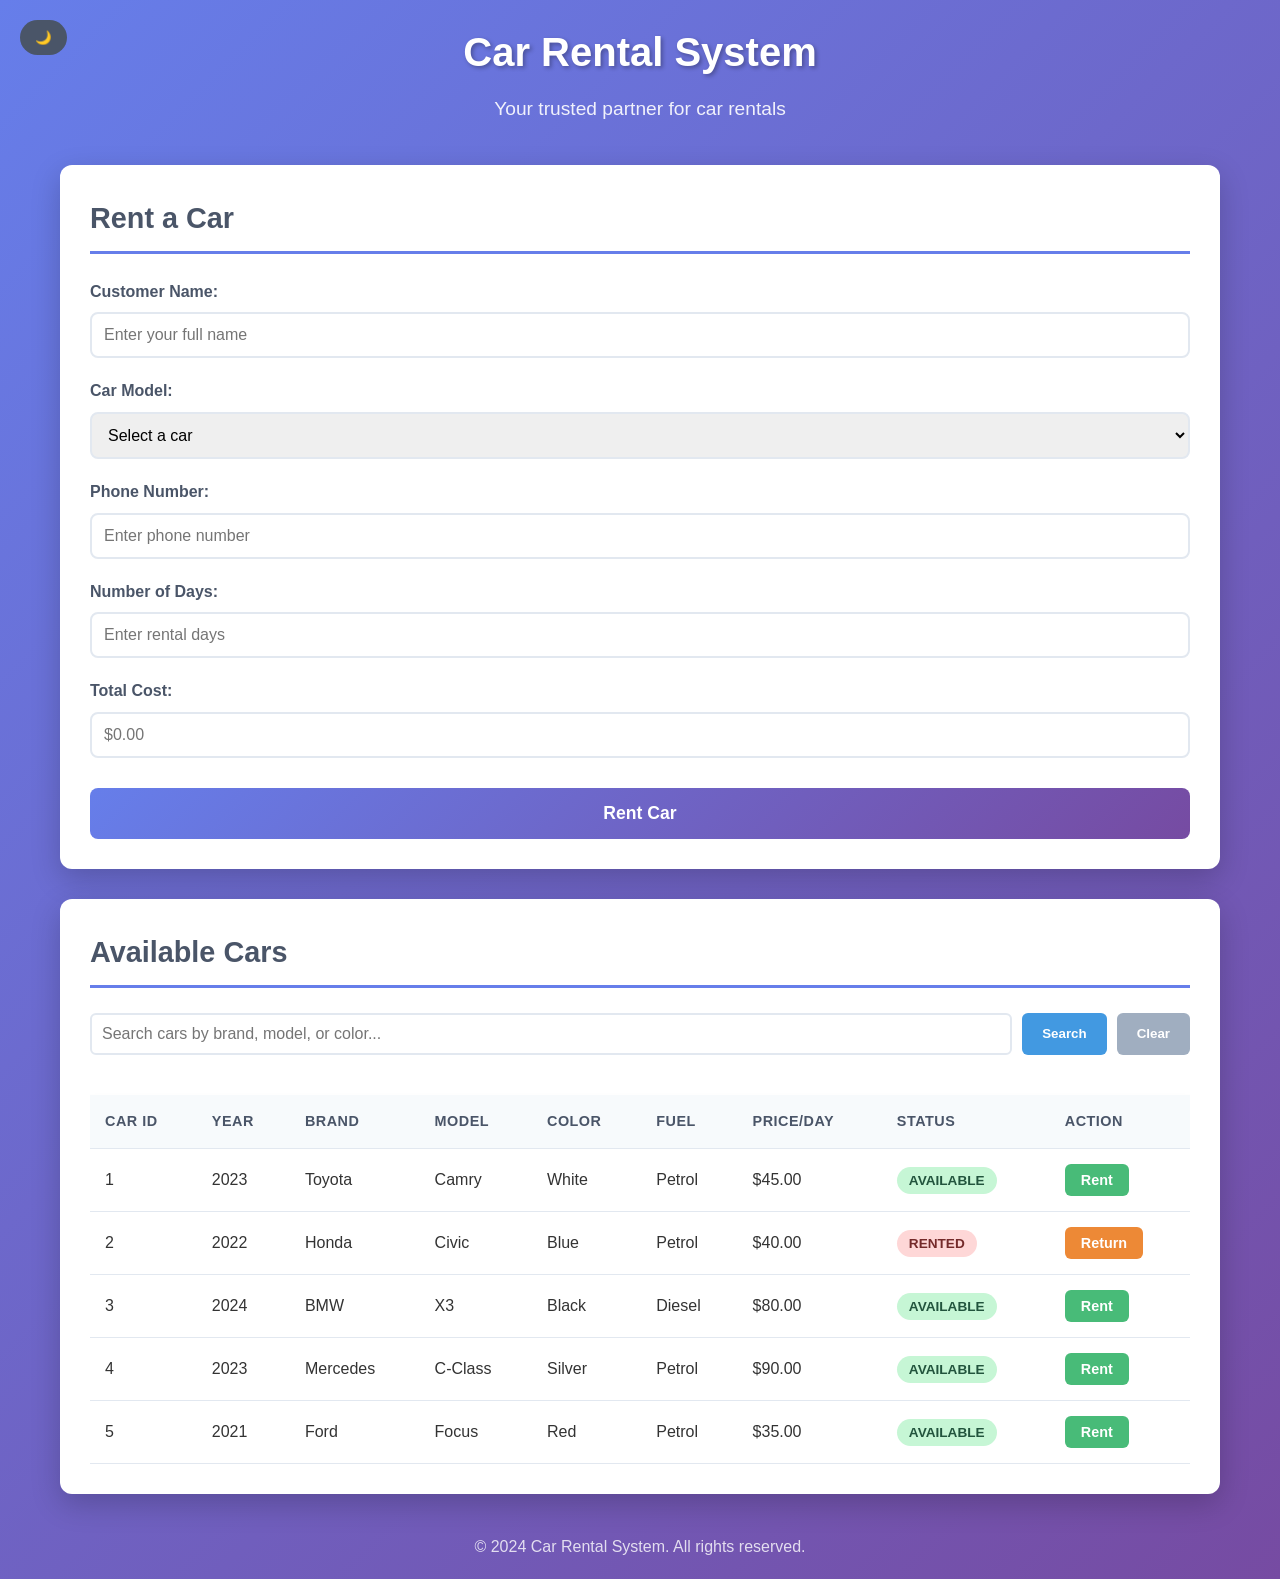
<file: web/index.html>
<!DOCTYPE html>
<html lang="en">
<head>
    <meta charset="UTF-8">
    <meta name="viewport" content="width=device-width, initial-scale=1.0">
    <title>Car Rental System</title>
    <link rel="stylesheet" href="styles.css">
    <script src="script.js" defer></script>
</head>
<body>
    <button class="dark-mode-toggle" onclick="toggleDarkMode()">🌙</button>
    <div class="container">
        <header>
            <h1>Car Rental System</h1>
            <p>Your trusted partner for car rentals</p>
        </header>

        <main>
            <!-- Rental Form Section -->
            <section class="rental-form-section">
                <div class="card">
                    <h2>Rent a Car</h2>
                    <form class="rental-form">
                        <div class="form-group">
                            <label for="customerName">Customer Name:</label>
                            <input type="text" id="customerName" name="customerName" placeholder="Enter your full name" required>
                        </div>
                        
                        <div class="form-group">
                            <label for="carModel">Car Model:</label>
                            <select id="carModel" name="carModel" required>
                                <option value="">Select a car</option>
                                <option value="toyota-camry">Toyota Camry - $45/day</option>
                                <option value="honda-civic">Honda Civic - $40/day</option>
                                <option value="bmw-x3">BMW X3 - $80/day</option>
                                <option value="mercedes-c-class">Mercedes C-Class - $90/day</option>
                                <option value="ford-focus">Ford Focus - $35/day</option>
                            </select>
                        </div>
                        
                        <div class="form-group">
                            <label for="customerPhone">Phone Number:</label>
                            <input type="tel" id="customerPhone" name="customerPhone" placeholder="Enter phone number" required>
                        </div>
                        
                        <div class="form-group">
                            <label for="rentalDays">Number of Days:</label>
                            <input type="number" id="rentalDays" name="rentalDays" min="1" placeholder="Enter rental days" required>
                        </div>
                        
                        <div class="form-group">
                            <label for="totalCost">Total Cost:</label>
                            <input type="text" id="totalCost" name="totalCost" readonly placeholder="$0.00">
                        </div>
                        
                        <button type="submit" class="rent-btn">Rent Car</button>
                    </form>
                </div>
            </section>

            <!-- Car Fleet Section -->
            <section class="car-fleet-section">
                <div class="card">
                    <h2>Available Cars</h2>
                    <div class="table-container">
                        <table class="car-table">
                            <thead>
                                <tr>
                                    <th>Car ID</th>
                                    <th>Year</th>
                                    <th>Brand</th>
                                    <th>Model</th>
                                    <th>Color</th>
                                    <th>Fuel</th>
                                    <th>Price/Day</th>
                                    <th>Status</th>
                                    <th>Action</th>
                                </tr>
                            </thead>
                            <tbody>
                                <tr>
                                    <td>1</td>
                                    <td>2023</td>
                                    <td>Toyota</td>
                                    <td>Camry</td>
                                    <td>White</td>
                                    <td>Petrol</td>
                                    <td data-price="45">$45.00</td>
                                    <td><span class="status available">Available</span></td>
                                    <td><button class="action-btn rent" onclick="selectCar(1, 'Toyota Camry', 45)">Rent</button></td>
                                </tr>
                                <tr>
                                    <td>2</td>
                                    <td>2022</td>
                                    <td>Honda</td>
                                    <td>Civic</td>
                                    <td>Blue</td>
                                    <td>Petrol</td>
                                    <td data-price="40">$40.00</td>
                                    <td><span class="status rented">Rented</span></td>
                                    <td><button class="action-btn return">Return</button></td>
                                </tr>
                                <tr>
                                    <td>3</td>
                                    <td>2024</td>
                                    <td>BMW</td>
                                    <td>X3</td>
                                    <td>Black</td>
                                    <td>Diesel</td>
                                    <td data-price="80">$80.00</td>
                                    <td><span class="status available">Available</span></td>
                                    <td><button class="action-btn rent" onclick="selectCar(3, 'BMW X3', 80)">Rent</button></td>
                                </tr>
                                <tr>
                                    <td>4</td>
                                    <td>2023</td>
                                    <td>Mercedes</td>
                                    <td>C-Class</td>
                                    <td>Silver</td>
                                    <td>Petrol</td>
                                    <td data-price="90">$90.00</td>
                                    <td><span class="status available">Available</span></td>
                                    <td><button class="action-btn rent" onclick="selectCar(4, 'Mercedes C-Class', 90)">Rent</button></td>
                                </tr>
                                <tr>
                                    <td>5</td>
                                    <td>2021</td>
                                    <td>Ford</td>
                                    <td>Focus</td>
                                    <td>Red</td>
                                    <td>Petrol</td>
                                    <td data-price="35">$35.00</td>
                                    <td><span class="status available">Available</span></td>
                                    <td><button class="action-btn rent" onclick="selectCar(5, 'Ford Focus', 35)">Rent</button></td>
                                </tr>
                            </tbody>
                        </table>
                    </div>
                </div>
            </section>
        </main>

        <footer>
            <p>&copy; 2024 Car Rental System. All rights reserved.</p>
        </footer>
    </div>
</body>
</html>
</file>
<file: web/styles.css>
/* Reset and base styles */
* {
    margin: 0;
    padding: 0;
    box-sizing: border-box;
}

body {
    font-family: 'Arial', sans-serif;
    line-height: 1.6;
    color: #333;
    background: linear-gradient(135deg, #667eea 0%, #764ba2 100%);
    min-height: 100vh;
}

/* Container */
.container {
    max-width: 1200px;
    margin: 0 auto;
    padding: 20px;
}

/* Header */
header {
    text-align: center;
    margin-bottom: 40px;
    color: white;
}

header h1 {
    font-size: 2.5rem;
    margin-bottom: 10px;
    text-shadow: 2px 2px 4px rgba(0,0,0,0.3);
}

header p {
    font-size: 1.2rem;
    opacity: 0.9;
}

/* Card styling */
.card {
    background: white;
    border-radius: 12px;
    padding: 30px;
    margin-bottom: 30px;
    box-shadow: 0 10px 30px rgba(0,0,0,0.2);
    transition: transform 0.3s ease;
}

.card:hover {
    transform: translateY(-5px);
}

.card h2 {
    color: #4a5568;
    margin-bottom: 25px;
    font-size: 1.8rem;
    border-bottom: 3px solid #667eea;
    padding-bottom: 10px;
}

/* Form styling */
.rental-form {
    display: grid;
    gap: 20px;
}

.form-group {
    display: flex;
    flex-direction: column;
}

.form-group label {
    font-weight: bold;
    margin-bottom: 8px;
    color: #4a5568;
}

.form-group input,
.form-group select {
    padding: 12px;
    border: 2px solid #e2e8f0;
    border-radius: 8px;
    font-size: 1rem;
    transition: border-color 0.3s ease;
}

.form-group input:focus,
.form-group select:focus {
    outline: none;
    border-color: #667eea;
    box-shadow: 0 0 0 3px rgba(102, 126, 234, 0.1);
}

/* Buttons */
.rent-btn {
    background: linear-gradient(135deg, #667eea 0%, #764ba2 100%);
    color: white;
    padding: 15px 30px;
    border: none;
    border-radius: 8px;
    font-size: 1.1rem;
    font-weight: bold;
    cursor: pointer;
    transition: all 0.3s ease;
    margin-top: 10px;
}

.rent-btn:hover {
    transform: translateY(-2px);
    box-shadow: 0 5px 15px rgba(102, 126, 234, 0.4);
}

/* Table styling */
.table-container {
    overflow-x: auto;
}

.car-table {
    width: 100%;
    border-collapse: collapse;
    margin-top: 20px;
}

.car-table th,
.car-table td {
    padding: 15px;
    text-align: left;
    border-bottom: 1px solid #e2e8f0;
}

.car-table th {
    background: #f7fafc;
    font-weight: bold;
    color: #4a5568;
    text-transform: uppercase;
    font-size: 0.9rem;
    letter-spacing: 0.5px;
}

.car-table tr:hover {
    background: #f7fafc;
}

/* Status badges */
.status {
    padding: 6px 12px;
    border-radius: 20px;
    font-size: 0.85rem;
    font-weight: bold;
    text-transform: uppercase;
}

.status.available {
    background: #c6f6d5;
    color: #22543d;
}

.status.rented {
    background: #fed7d7;
    color: #742a2a;
}

/* Action buttons */
.action-btn {
    padding: 8px 16px;
    border: none;
    border-radius: 6px;
    font-size: 0.9rem;
    font-weight: bold;
    cursor: pointer;
    transition: all 0.3s ease;
}

.action-btn.rent {
    background: #48bb78;
    color: white;
}

.action-btn.rent:hover {
    background: #38a169;
    transform: translateY(-1px);
}

.action-btn.return {
    background: #ed8936;
    color: white;
}

.action-btn.return:hover {
    background: #dd6b20;
    transform: translateY(-1px);
}

/* Footer */
footer {
    text-align: center;
    margin-top: 40px;
    color: white;
    opacity: 0.8;
}

/* Search functionality */
.search-container {
    margin-bottom: 20px;
    display: flex;
    gap: 10px;
    flex-wrap: wrap;
}

#searchInput {
    flex: 1;
    min-width: 200px;
    padding: 10px;
    border: 2px solid #e2e8f0;
    border-radius: 6px;
    font-size: 1rem;
}

.search-btn, .clear-btn {
    padding: 10px 20px;
    border: none;
    border-radius: 6px;
    font-weight: bold;
    cursor: pointer;
    transition: all 0.3s ease;
}

.search-btn {
    background: #4299e1;
    color: white;
}

.search-btn:hover {
    background: #3182ce;
}

.clear-btn {
    background: #a0aec0;
    color: white;
}

.clear-btn:hover {
    background: #718096;
}

/* Notification styling */
.notification {
    position: fixed;
    top: 20px;
    right: 20px;
    background: #48bb78;
    color: white;
    padding: 15px 20px;
    border-radius: 8px;
    box-shadow: 0 4px 12px rgba(0,0,0,0.2);
    z-index: 1000;
    animation: slideIn 0.3s ease;
}

@keyframes slideIn {
    from {
        transform: translateX(100%);
        opacity: 0;
    }
    to {
        transform: translateX(0);
        opacity: 1;
    }
}

/* Dark mode toggle */
.dark-mode-toggle {
    position: fixed;
    top: 20px;
    left: 20px;
    background: #4a5568;
    color: white;
    border: none;
    padding: 10px 15px;
    border-radius: 50px;
    cursor: pointer;
    transition: all 0.3s ease;
}

.dark-mode-toggle:hover {
    background: #2d3748;
}

/* Dark mode styles */
body.dark-mode {
    background: linear-gradient(135deg, #2d3748 0%, #1a202c 100%);
    color: #e2e8f0;
}

body.dark-mode .card {
    background: #2d3748;
    color: #e2e8f0;
}

body.dark-mode .car-table th {
    background: #4a5568;
    color: #e2e8f0;
}

body.dark-mode .car-table tr:hover {
    background: #4a5568;
}

body.dark-mode .form-group input,
body.dark-mode .form-group select {
    background: #4a5568;
    color: #e2e8f0;
    border-color: #718096;
}

/* Enhanced table styling */
.car-table {
    box-shadow: 0 4px 6px rgba(0,0,0,0.1);
}

.car-table th {
    position: sticky;
    top: 0;
    z-index: 10;
}

/* Responsive design */
@media (max-width: 768px) {
    .container {
        padding: 15px;
    }
    
    header h1 {
        font-size: 2rem;
    }
    
    .card {
        padding: 20px;
    }
    
    .car-table {
        font-size: 0.9rem;
    }
    
    .car-table th,
    .car-table td {
        padding: 10px 8px;
    }
    
    .search-container {
        flex-direction: column;
    }
    
    #searchInput {
        min-width: 100%;
    }
}
</file>
